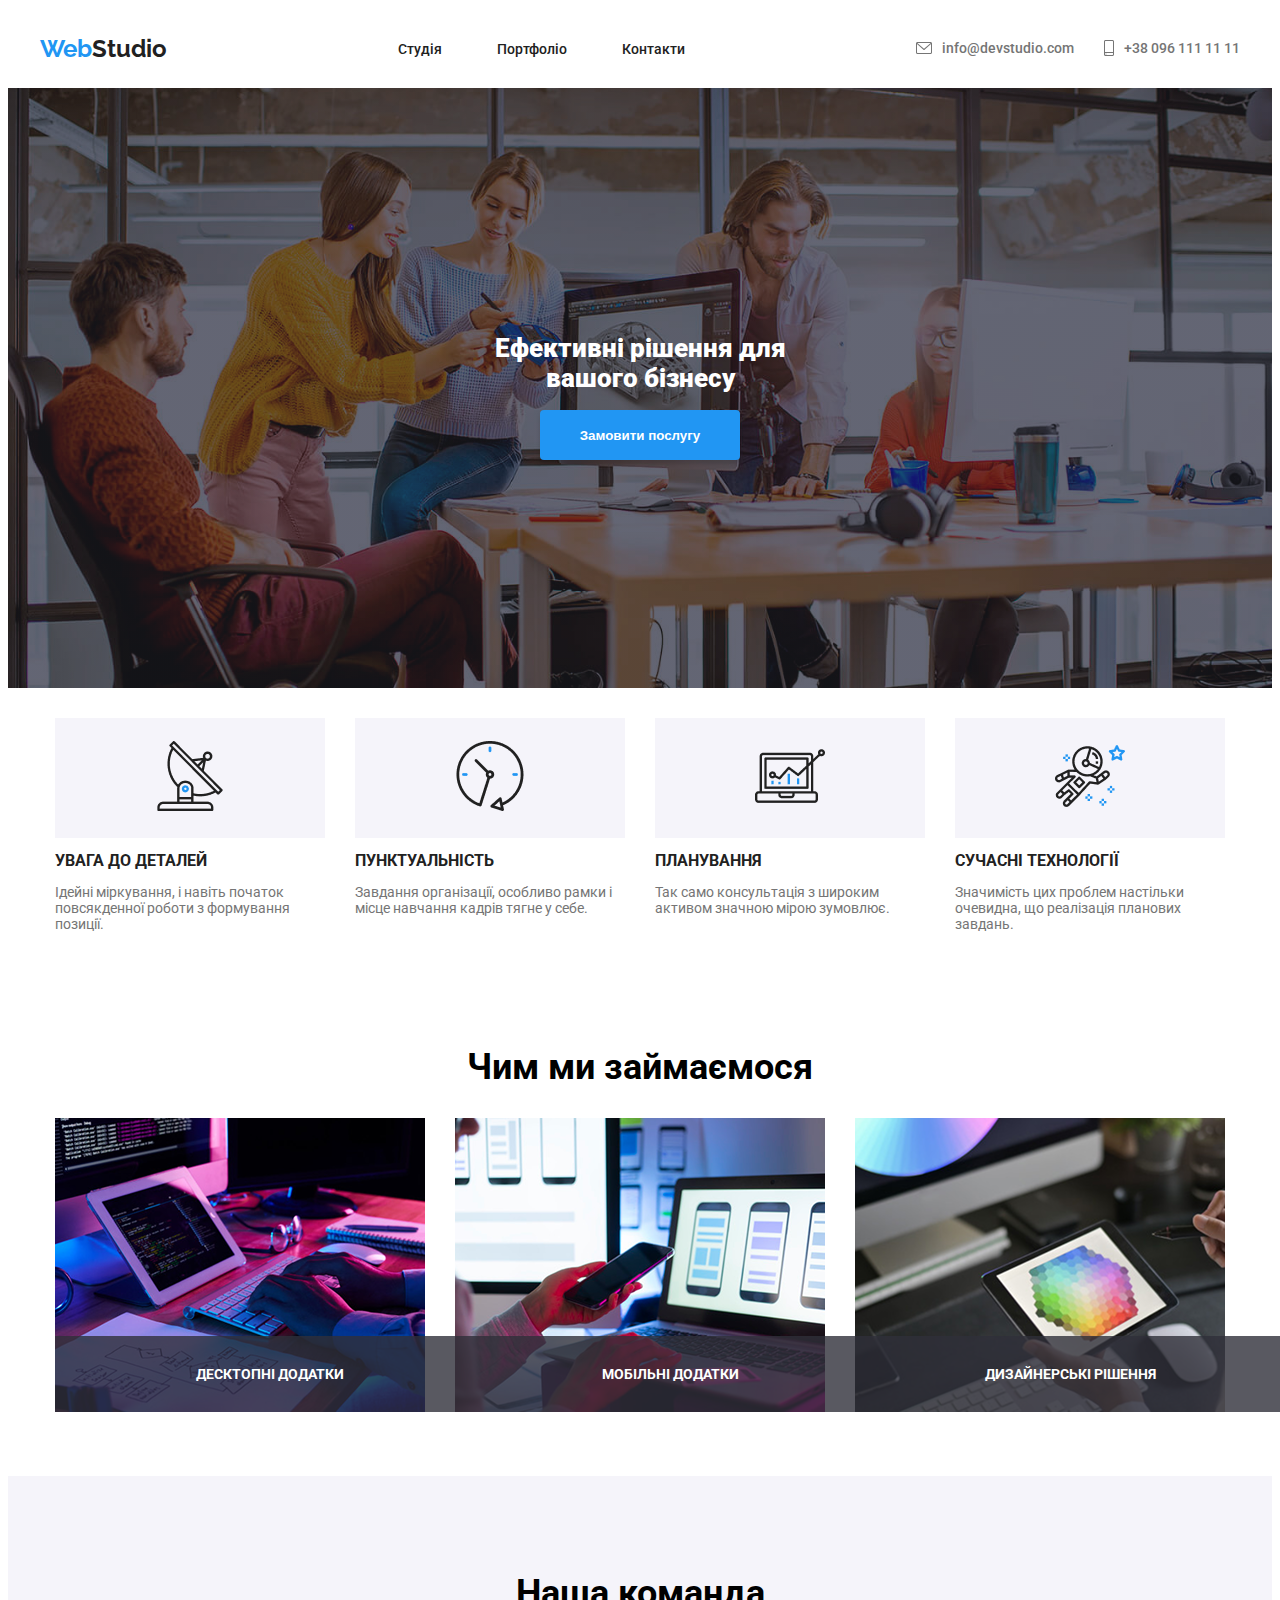
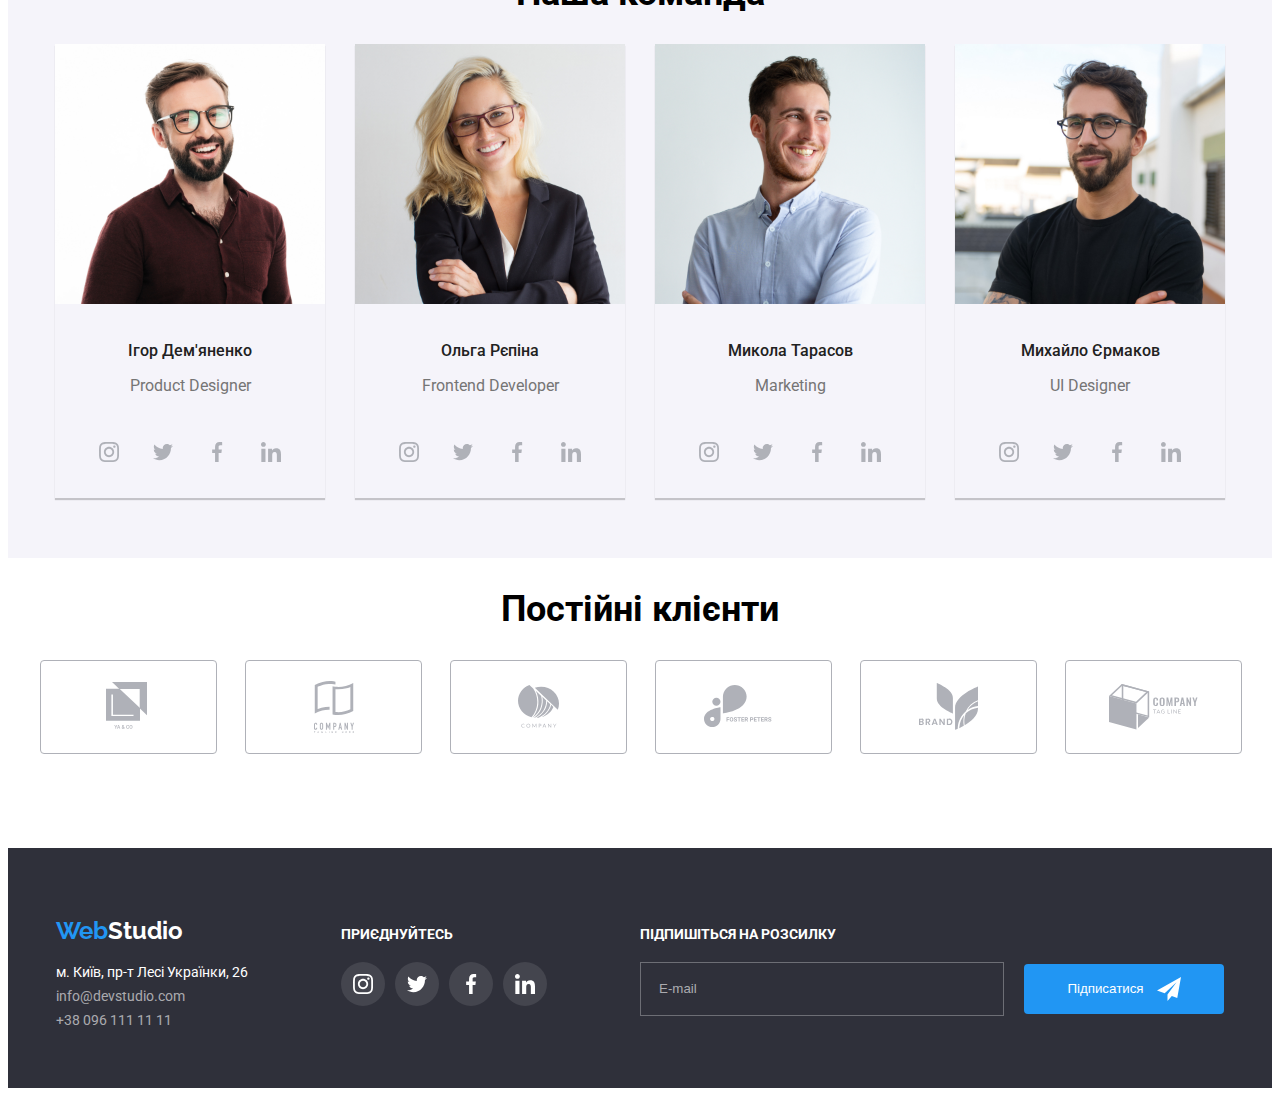
<file: index.html>
<!DOCTYPE html>
<html lang="en">
<head>
    <meta charset="UTF-8">
    <meta name="viewport" content="width=device-width, initial-scale=1.0">
    <title>Studio</title>
    <link rel="stylesheet" href="css/style.css">
    <link href="https://fonts.googleapis.com/css2?family=Roboto:ital,wght@0,100..900;1,100..900&display=swap" rel="stylesheet">
    <link href="https://fonts.googleapis.com/css2?family=Raleway:ital,wght@0,100..900;1,100..900&display=swap" rel="stylesheet">
    <link rel="stylesheet" href="https://cdnjs.cloudflare.com/ajax/libs/modern-normalize/3.0.1/modern-normalize.min.css" integrity="sha512-q6WgHqiHlKyOqslT/lgBgodhd03Wp4BEqKeW6nNtlOY4quzyG3VoQKFrieaCeSnuVseNKRGpGeDU3qPmabCANg==" crossorigin="anonymous" referrerpolicy="no-referrer" />
</head>
<body class="index-page">

    <header class="page-header container">

        <a href="#" class="logo"><span class="logo__label">Web</span>Studio</a>

        <nav class="nav">
            <ul class="nav__list">
                <li class="nav__item"><a href="#" class="nav__link">Студія</a></li>
                <li class="nav__item"><a href="portfolio.html" class="nav__link">Портфоліо</a></li>
                <li class="nav__item"><a href="#" class="nav__link">Контакти</a></li>
            </ul>
        </nav>

        <div class="info">
            <div class="info__item">
                <svg class="info__svg" width="16" height="12"><use href="symbols.svg#email"></use></svg>
                <p class="info__email">info@devstudio.com</p>
            </div>
            <div class="info__item">
                <svg class="info__svg" width="10" height="16"><use href="symbols.svg#phone"></use></svg>
                <p class="info__tel">+38 096 111 11 11</p>
            </div>
        </div>

        <button class="hamburger-btn" id="hamburgerBtn" onclick="openMenu()">
            <svg width="24" height="16">
                <use href="symbols.svg#mobile-menu"></use>
            </svg>
        </button>
        

    </header>
    <div id="mainPage">
    <main>
        <section class="hero">

            <h1 class="hero__title">Ефективні рішення для вашого бізнесу</h1>

            <div class="hero__modal-wrapper">
                <button class="hero__btn btn-open" data-modal-open>Замовити послугу</button>
                <div class="back-drop is-hidden" data-modal>
                    <div class="modal">

                        <button class="modal__close" data-modal-close><svg class="modal__close-svg" width="18" height="18" ><use href="symbols.svg#close"></use></svg></button>

                        <h2 class="modal__title">Залиште свої дані, ми вам передзвонимо</h2>

                        <form class="form">
                            <div class="form__item">
                                <label class="form__label">Ім'я</label>
                                <input type="text" class="form__input">
                                <svg class="form__svg" width="18" height="18"><use href="symbols.svg#user"></use></svg>
                            </div>
                            <div class="form__item">
                                <label class="form__label">Телефон</label>
                                <input type="tel" class="form__input">
                                <svg class="form__svg" width="18" height="18"><use href="symbols.svg#phone"></use></svg>
                            </div>
                            <div class="form__item">
                                <label class="form__label">Пошта</label>
                                <input type="email" class="form__input">
                                <svg class="form__svg" width="18" height="18"><use href="symbols.svg#mail"></use></svg>
                            </div>
                            <div class="form__item">
                                <label class="form__label">Коментар</label>
                                <textarea class="form__input-comment" placeholder="Введіть текст"></textarea>
                            </div>                                                                               
                        </form>

                        <div class="modal__content">
                            <input type="checkbox" class="modal__input-checkbox">
                            <p class="modal__text">Погоджуюся з розсилкою та приймаю <span class="modal__text-wrapper">Умови договору</span></p>
                        </div>
                        
                        <div class="modal__btn-wrapper">
                        <button class="modal__btn">Відправити</button>
                        </div>

                    </div>
                </div>
            </div>
        </section>

        <section class="about container">
            <div class="about__item">
                <h2 class="about__title">УВАГА ДО ДЕТАЛЕЙ</h2>
                <p class="about__text">Ідейні міркування, і навіть початок повсякденної роботи з формування позиції.</p>
            </div>
            <div class="about__item">
                <h2 class="about__title">ПУНКТУАЛЬНІСТЬ</h2>
                <p class="about__text">Завдання організації, особливо рамки і місце навчання кадрів тягне у себе.</p>
            </div>
            <div class="about__item">
                <h2 class="about__title">ПЛАНУВАННЯ</h2>
                <p class="about__text">Так само консультація з широким активом значною мірою зумовлює.</p>
            </div>
            <div class="about__item">
                <h2 class="about__title">СУЧАСНІ ТЕХНОЛОГІЇ</h2>
                <p class="about__text">Значимість цих проблем настільки очевидна, що реалізація планових завдань.</p>
            </div>
        </section>

        <section class="activities container">
            <h2 class="activities__title">Чим ми займаємося</h2>
            <ul class="activities__list">
                <li class="activities__item">
                    <img class="activities__img" srcset=" img/first-activity.png 1x, img/first-activity@2.png 2x" alt="activity">
                    <p class="activities__text">Десктопні додатки</p>
                </li>
                <li class="activities__item">
                    <img class="activities__img" srcset=" img/second-activity.png 1x, img/second-activity@2.png 2x" alt="activity">
                    <p class="activities__text">Мобільні додатки</p>
                </li>
                <li class="activities__item">
                    <img class="activities__img" srcset=" img/third-activity.png 1x, img/third-activity@2.png 2x" alt="activity"> 
                    <p class="activities__text">Дизайнерські рішення</p>
                </li>
            </ul>
        </section>
        
        <section class="team">
            <div class="container">

                <h2 class="team__title">Наша команда</h2>
                
                <div class="team__cards">
                    <div class="team__card">
                        <img srcset="img/Igor-Demyanenko.jpg 1x, img/Igor-Demyanenko@2.jpg 2x" alt="human" class="team__img">
                        <h3 class="team__card-title">Ігор Дем'яненко</h3>
                        <p class="team__card-subtitle">Product Designer</p>
                        <div class="team__social-networks">
                            <div class="team__svg-wrapper"><svg class="team__svg" width="20" height="20"><use href="symbols.svg#instagram"></use></svg></div>
                            <div class="team__svg-wrapper"><svg class="team__svg" width="20" height="20"><use href="symbols.svg#twitter"></use></svg></div>
                            <div class="team__svg-wrapper"><svg class="team__svg" width="20" height="20"><use href="symbols.svg#facebook"></use></svg></div>
                            <div class="team__svg-wrapper"><svg class="team__svg" width="20" height="20"><use href="symbols.svg#in"></use></svg></div>
                        </div>
                    </div>
                    <div class="team__card">
                        <img srcset="img/Olga-Repina.jpg 1x, img/Olga-Repina@2.jpg 2x" alt="human" class="team__img">
                        <h3 class="team__card-title">Ольга Рєпіна</h3>
                        <p class="team__card-subtitle">Frontend Developer</p>
                        <div class="team__social-networks">
                            <div class="team__svg-wrapper"><svg class="team__svg" width="20" height="20"><use href="symbols.svg#instagram"></use></svg></div>
                            <div class="team__svg-wrapper"><svg class="team__svg" width="20" height="20"><use href="symbols.svg#twitter"></use></svg></div>
                            <div class="team__svg-wrapper"><svg class="team__svg" width="20" height="20"><use href="symbols.svg#facebook"></use></svg></div>
                            <div class="team__svg-wrapper"><svg class="team__svg" width="20" height="20"><use href="symbols.svg#in"></use></svg></div>
                        </div>
                    </div>
                    <div class="team__card">
                        <img srcset="img/Mychola-Tarasow.jpg 1x, img/Mychola-Tarasow@2.jpg 2x" alt="human" class="team__img">
                        <h3 class="team__card-title">Микола Тарасов</h3>
                        <p class="team__card-subtitle">Marketing</p>
                        <div class="team__social-networks">
                            <div class="team__svg-wrapper"><svg class="team__svg" width="20" height="20"><use href="symbols.svg#instagram"></use></svg></div>
                            <div class="team__svg-wrapper"><svg class="team__svg" width="20" height="20"><use href="symbols.svg#twitter"></use></svg></div>
                            <div class="team__svg-wrapper"><svg class="team__svg" width="20" height="20"><use href="symbols.svg#facebook"></use></svg></div>
                            <div class="team__svg-wrapper"><svg class="team__svg" width="20" height="20"><use href="symbols.svg#in"></use></svg></div>
                        </div>                       
                    </div>
                    <div class="team__card">
                        <img srcset="img/Michaylo-Ermakow.jpg 1x, img/Michaylo-Ermakow@2.jpg 2x" alt="human" class="team__img">
                        <h3 class="team__card-title">Михайло Єрмаков</h3>
                        <p class="team__card-subtitle">UI Designer</p>
                        <div class="team__social-networks">
                            <div class="team__svg-wrapper"><svg class="team__svg" width="20" height="20"><use href="symbols.svg#instagram"></use></svg></div>
                            <div class="team__svg-wrapper"><svg class="team__svg" width="20" height="20"><use href="symbols.svg#twitter"></use></svg></div>
                            <div class="team__svg-wrapper"><svg class="team__svg" width="20" height="20"><use href="symbols.svg#facebook"></use></svg></div>
                            <div class="team__svg-wrapper"><svg class="team__svg" width="20" height="20"><use href="symbols.svg#in"></use></svg></div>
                        </div>                       
                    </div>
                </div>

                </div>    

            </div>
        </section>

        <section class="clients container">
            <h2 class="clients__title">Постійні клієнти</h2>
            <ul class="clients__list">
                <li class="clients__item">
                    <svg width="45" height="50" class="clients__svg">
                        <use href="symbols.svg#client-logo-first"></use>
                    </svg>
                </li>
                <li class="clients__item">
                    <svg width="40" height="52" class="clients__svg">
                        <use href="symbols.svg#client-logo-second"></use>
                    </svg>
                </li>
                <li class="clients__item">
                    <svg width="41" height="43" class="clients__svg">
                        <use href="symbols.svg#client-logo-third"></use>
                    </svg>
                </li>
                <li class="clients__item">
                    <svg width="80" height="43" class="clients__svg">
                        <use href="symbols.svg#client-logo-fourth"></use>
                    </svg>
                </li>
                <li class="clients__item">
                    <svg width="59" height="47" class="clients__svg">
                        <use href="symbols.svg#client-logo-fifth"></use>
                    </svg>
                </li>
                <li class="clients__item">
                    <svg width="89" height="46" class="clients__svg">
                        <use href="symbols.svg#client-logo-sixth"></use>
                    </svg>
                </li>
            </ul>
        </section>

    </main>

    <footer class="footer">
        <div class="container">
            <div class="footer__wrapper">

            <div class="footer__info">
                <a href="#" class="footer__logo logo"><span class="logo__label">Web</span>Studio</a>

                <span class="footer__address">м. Київ, пр-т Лесі Українки, 26</span>
                <span class="footer__email">info@devstudio.com</span>
                <span class="footer__tel">+38 096 111 11 11</span>
            </div>

        <div class="footer__socials">
            <h3 class="footer__socials-title">приєднуйтесь</h3>
        <div class="footer__socials-content">
            <div class="footer__socials-item"><svg class="footer__socials-svg" width="20" height="20"><use href="symbols.svg#instagram"></use></svg></div>
            <div class="footer__socials-item"><svg class="footer__socials-svg" width="20" height="20"><use href="symbols.svg#twitter"></use></svg></div>
            <div class="footer__socials-item"><svg class="footer__socials-svg" width="20" height="20"><use href="symbols.svg#facebook"></use></svg></div>
            <div class="footer__socials-item"><svg class="footer__socials-svg" width="20" height="20"><use href="symbols.svg#in"></use></svg></div>    
        </div>
        </div>

        <div class="footer__mailing">
            <h3 class="footer__mailing-title">Підпишіться на розсилку</h3>
            <div class="footer__mailing-content">
                <input class="footer__mailing-input" type="email" placeholder="E-mail">
                <button class="footer__mailing-btn">Підписатися
                    <svg class="footer__mailing-svg" width="24" height="24">
                        <use href="symbols.svg#send"></use>
                    </svg>
                </button>
            </div>
        </div>
    </div>
    </div>
    </footer>
    </div>
    <div  class="menu-overlay menu" id="menuOverlay">

        <div class="menu__wrapper"> 

        <button class="menu__btn" onclick="closeMenu()">
            <svg class="menu__svg"  width="19" height="19">
                <use href="symbols.svg#close-menu"></use>
            </svg>
        </button>

        <ul class="menu__list">
            <li class="menu__item"><a class="menu__link menu__active" href="#">Студія</a></li>
            <li class="menu__item"><a class="menu__link" href="portfolio.html">Портфоліо</a></li>
            <li class="menu__item"><a class="menu__link" href="#">Контакти</a></li>
        </ul>  

        </div>

        <div class="menu__wrapper">

        <div class="menu__info">
            <p class="menu__tel">+38 096 111 11 11</p>
            <p class="menu__email">info@devstudio.com</p>
        </div>


        <ul class="menu__socials-list">
            <li class="menu__socials-item"><a href="#" class="menu__socials-link">Instagram</a></li>
            <li class="menu__socials-item"><a href="#" class="menu__socials-link">Twitter</a></li>
            <li class="menu__socials-item"><a href="#" class="menu__socials-link">Facebook</a></li>
            <li class="menu__socials-item"><a href="#" class="menu__socials-link">LinkedIn</a></li>
        </ul>

        </div>

    </div>

    <script  src="script.js"></script>
</body>
</html>
</file>
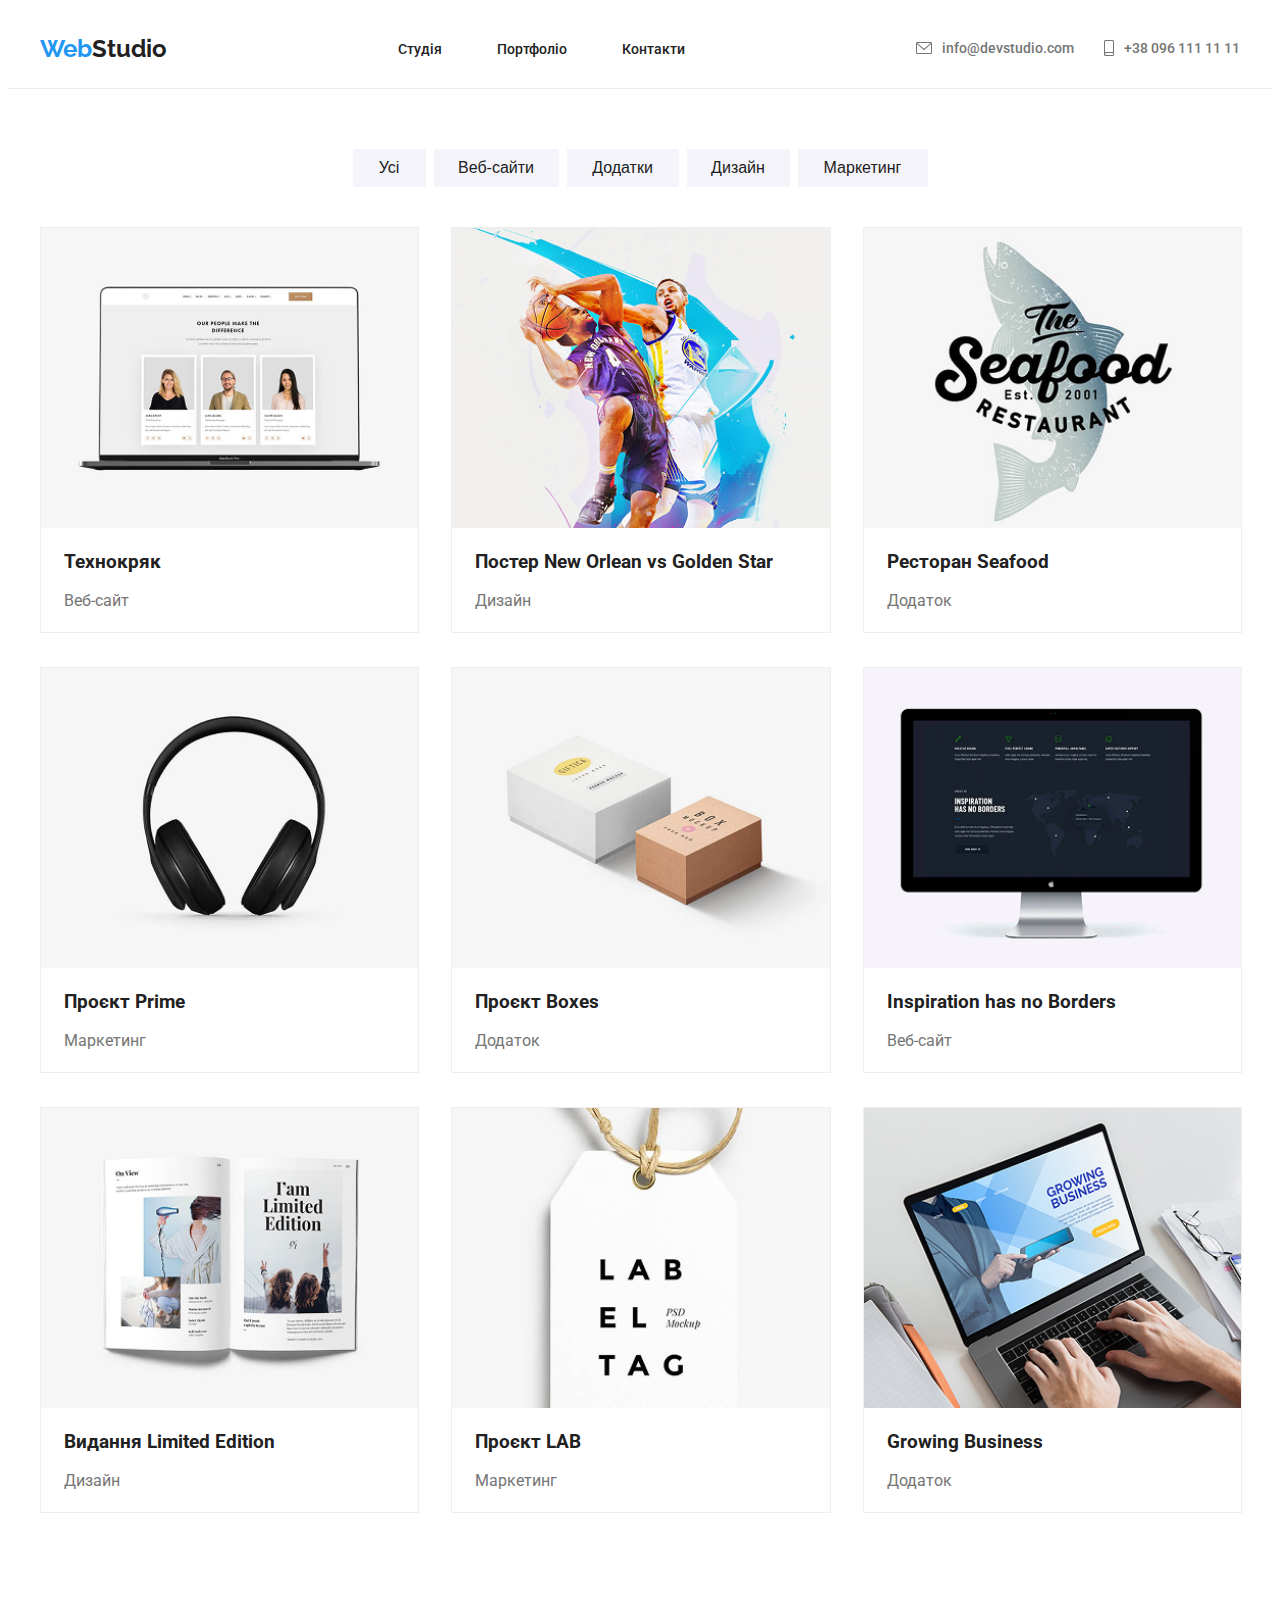
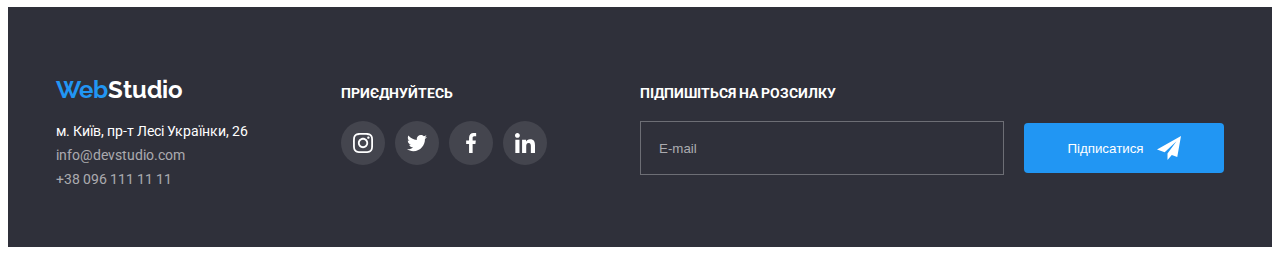
<file: portfolio.html>
<!DOCTYPE html>
<html lang="en">
<head>
    <meta charset="UTF-8">
    <meta name="viewport" content="width=device-width, initial-scale=1.0">
    <title>Portfolio</title>
    <link rel="stylesheet" href="css/style.css">
    <link href="https://fonts.googleapis.com/css2?family=Roboto:ital,wght@0,100..900;1,100..900&display=swap" rel="stylesheet">
    <link href="https://fonts.googleapis.com/css2?family=Raleway:ital,wght@0,100..900;1,100..900&display=swap" rel="stylesheet">
    <link rel="stylesheet" href="https://cdnjs.cloudflare.com/ajax/libs/modern-normalize/3.0.1/modern-normalize.min.css" integrity="sha512-q6WgHqiHlKyOqslT/lgBgodhd03Wp4BEqKeW6nNtlOY4quzyG3VoQKFrieaCeSnuVseNKRGpGeDU3qPmabCANg==" crossorigin="anonymous" referrerpolicy="no-referrer" />
</head>
<body class="portfolio-page">
    <div class="header-wrapper">
    <header class="page-header container">

        <a href="#" class="logo"><span class="logo__label">Web</span>Studio</a>

        <nav class="nav">
            <ul class="nav__list">
                <li class="nav__item"><a href="index.html" class="nav__link">Студія</a></li>
                <li class="nav__item"><a href="#" class="nav__link">Портфоліо</a></li>
                <li class="nav__item"><a href="#" class="nav__link">Контакти</a></li>
            </ul>
        </nav>

        <div class="info">
            <div class="info__item">
                <svg class="info__svg" width="16" height="12"><use href="symbols.svg#email"></use></svg>
                <p class="info__email">info@devstudio.com</p>
            </div>
            <div class="info__item">
                <svg class="info__svg" width="10" height="16"><use href="symbols.svg#phone"></use></svg>
                <p class="info__tel">+38 096 111 11 11</p>
            </div>
        </div>

        <button class="hamburger-btn" id="hamburgerBtn" onclick="openMenu()">
            <svg width="24" height="16">
                <use href="symbols.svg#mobile-menu"></use>
            </svg>
        </button>
        

    </header>
    </div>
    <div id="mainPage">
    <main>

        <div class="btns container">
            
            <button class="btns__btn">Усі</button>
            <button class="btns__btn">Веб-сайти</button>
            <button class="btns__btn">Додатки</button>
            <button class="btns__btn">Дизайн</button>
            <button class="btns__btn">Маркетинг</button>
    
        </div>

        <ul class="grids container">
            <li class="grids__item">
                <div class="grids__overlay">
                
                <picture class="grids__img">
                    <source srcset="img/job-desktop.png 1x, img/job-desktop@2.png 2x" media="(min-width:1024px)">
                    <source  srcset="img/job-tablet.png 1x, img/job-tablet@2.png 2x" media="(min-width:768px)">
                    <img srcset="img/job.png 1x, img/job@2.png 2x" alt="notebook">
                </picture>

                 <div class="grids__wrapper-text">
                    <p class="grids__overlay-text">Ресурс пропонує комплексні пропозиції з різним рівнем функціоналу та сервісів. Все це дозволить відвідувачу отримати вичерпні відомості про компанію чи приватну особу.</p>
                </div>

                </div>

                <h3 class="grids__title">Технокряк</h3>
                <p class="grids__subtitle">Веб-сайт</p>


            </li>
            <li class="grids__item">
                <div class="grids__overlay">
                <picture class="grids__img">
                    <source srcset="img/team-desktop.png 1x, img/team-desktop@2.png 2x" media="(min-width:1024px)">
                    <source srcset="img/team-tablet.png 1x, img/team-tablet@2.png 2x" media="(min-width:768px)">
                    <img srcset="img/team.png 1x, img/team@2.png 2x" alt="team">
                </picture>
    
                <div class="grids__wrapper-text">
                    <p class="grids__overlay-text">Ресурс пропонує комплексні пропозиції з різним рівнем функціоналу та сервісів. Все це дозволить відвідувачу отримати вичерпні відомості про компанію чи приватну особу.</p>
                </div>

                </div>

                <h3 class="grids__title">Постер New Orlean vs Golden Star</h3>
                <p class="grids__subtitle">Дизайн</p>
            </li>
            <li class="grids__item">
                <div class="grids__overlay">

                <picture class="grids__img">
                    <source srcset="img/logo-desktop.png 1x, img/logo-desktop@2.png 2x" media="(min-width:1024px)">
                    <source srcset="img/logo-tablet.png 1x, img/logo-tablet@2.png 2x" media="(min-width:768px)">
                    <img srcset="img/logo.png 1x, img/logo@2.png 2x" alt="logo">
                </picture>

                <div class="grids__wrapper-text">
                    <p class="grids__overlay-text">Ресурс пропонує комплексні пропозиції з різним рівнем функціоналу та сервісів. Все це дозволить відвідувачу отримати вичерпні відомості про компанію чи приватну особу.</p>
                </div>

                </div>

                <h3 class="grids__title">Ресторан Seafood</h3>
                <p class="grids__subtitle">Додаток</p>
            </li>
            <li class="grids__item">
                <div class="grids__overlay">

                <picture class="grids__img">
                    <source srcset="img/headphones-desktop.png 1x, img/headphones-desktop@2.png 2x" media="(min-width:1024px)">
                    <source srcset="img/headphones-tablet.png 1x, img/headphones-tablet@2.png 2x" media="(min-width:768px)">
                    <img srcset="img/headphones.png 1x, img/headphones@2.png 2x" alt="headphones">
                </picture>

                <div class="grids__wrapper-text">
                    <p class="grids__overlay-text">Ресурс пропонує комплексні пропозиції з різним рівнем функціоналу та сервісів. Все це дозволить відвідувачу отримати вичерпні відомості про компанію чи приватну особу.</p>
                </div>

                </div>
                <h3 class="grids__title">Проєкт Prime</h3>
                <p class="grids__subtitle">Маркетинг</p>
            </li>
            <li class="grids__item">
                <div class="grids__overlay">

                <picture class="grids__img">
                    <source srcset="img/blocks-desktop.png 1x, img/blocks-desktop@2.png 2x" media="(min-width:1024px)">
                    <source srcset="img/blocks-tablet.png 1x, img/blocks-tablet@2.png 2x" media="(min-width:768px)">
                    <img srcset="img/blocks.png 1x, img/blocks@2.png 2x" alt="blocks">
                </picture>

                <div class="grids__wrapper-text">
                    <p class="grids__overlay-text">Ресурс пропонує комплексні пропозиції з різним рівнем функціоналу та сервісів. Все це дозволить відвідувачу отримати вичерпні відомості про компанію чи приватну особу.</p>
                </div>

                </div>
                <h3 class="grids__title">Проєкт Boxes</h3>
                <p class="grids__subtitle">Додаток</p>
            </li>
            <li class="grids__item">
                <div class="grids__overlay">

                <picture class="grids__img">
                    <source srcset="img/computer-desktop.png 1x, img/computer-desktop@2.png 2x" media="(min-width:1024px)">
                    <source srcset="img/computer-tablet.png 1x, img/computer-tablet@2.png 2x" media="(min-width:768px)">
                    <img srcset="img/computer.png 1x, img/computer@2.png 2x" alt="computer">
                </picture>

                <div class="grids__wrapper-text">
                    <p class="grids__overlay-text">Ресурс пропонує комплексні пропозиції з різним рівнем функціоналу та сервісів. Все це дозволить відвідувачу отримати вичерпні відомості про компанію чи приватну особу.</p>
                </div>

                </div>
                <h3 class="grids__title">Inspiration has no Borders</h3>
                <p class="grids__subtitle">Веб-сайт</p>
            </li>
            <li class="grids__item">
                <div class="grids__overlay">

                <picture class="grids__img">
                    <source srcset="img/magazine-desktop.png 1x, img/magazine-desktop@2.png 2x" media="(min-width:1024px)">
                    <source srcset="img/magazine-tablet.png 1x, img/magazine-tablet@2.png 2x" media="(min-width:768px)">
                    <img srcset="img/magazine.png 1x, img/magazine@2.png 2x" alt="magazine">
                </picture>

                <div class="grids__wrapper-text">
                    <p class="grids__overlay-text">Ресурс пропонує комплексні пропозиції з різним рівнем функціоналу та сервісів. Все це дозволить відвідувачу отримати вичерпні відомості про компанію чи приватну особу.</p>
                </div>

                </div>
                <h3 class="grids__title">Видання Limited Edition</h3>
                <p class="grids__subtitle">Дизайн</p>
            </li>
            <li class="grids__item">
                <div class="grids__overlay">

                <picture class="grids__img">
                    <source srcset="img/tag-desktop.png 1x, img/tag-desktop@2.png 2x" media="(min-width:1024px)">
                    <source srcset="img/tag-tablet.png 1x, img/tag-tablet@2.png 2x" media="(min-width:768px)">
                    <img srcset="img/tag.png 1x, img/tag@2.png 2x" alt="tag">
                </picture>
                
                <div class="grids__wrapper-text">
                    <p class="grids__overlay-text">Ресурс пропонує комплексні пропозиції з різним рівнем функціоналу та сервісів. Все це дозволить відвідувачу отримати вичерпні відомості про компанію чи приватну особу.</p>
                </div>

                </div>

                <h3 class="grids__title">Проєкт LAB</h3>
                <p class="grids__subtitle">Маркетинг</p>
            </li>
            <li class="grids__item">
                
                <div class="grids__overlay">

                <picture class="grids__img">
                    <source srcset="img/business-desktop.png 1x, img/business-desktop@2.png 2x" media="(min-width:1024px)">
                    <source srcset="img/business-tablet.png 1x, img/business-tablet@2.png 2x" media="(min-width:768px)">
                    <img srcset="img/business.png 1x, img/business@2.png 2x" alt="business">
                </picture>

                <div class="grids__wrapper-text">
                    <p class="grids__overlay-text">Ресурс пропонує комплексні пропозиції з різним рівнем функціоналу та сервісів. Все це дозволить відвідувачу отримати вичерпні відомості про компанію чи приватну особу.</p>
                </div>

                </div>

                <h3 class="grids__title">Growing Business</h3>
                <p class="grids__subtitle">Додаток</p>
            </li>
        </ul>
    </main>

   <footer class="footer">
        <div class="container">
            <div class="footer__wrapper">

            <div class="footer__info">
                <a href="#" class="footer__logo logo"><span class="logo__label">Web</span>Studio</a>

                <span class="footer__address">м. Київ, пр-т Лесі Українки, 26</span>
                <span class="footer__email">info@devstudio.com</span>
                <span class="footer__tel">+38 096 111 11 11</span>
            </div>

        <div class="footer__socials">
            <h3 class="footer__socials-title">приєднуйтесь</h3>
        <div class="footer__socials-content">
            <div class="footer__socials-item"><svg class="footer__socials-svg" width="20" height="20"><use href="symbols.svg#instagram"></use></svg></div>
            <div class="footer__socials-item"><svg class="footer__socials-svg" width="20" height="20"><use href="symbols.svg#twitter"></use></svg></div>
            <div class="footer__socials-item"><svg class="footer__socials-svg" width="20" height="20"><use href="symbols.svg#facebook"></use></svg></div>
            <div class="footer__socials-item"><svg class="footer__socials-svg" width="20" height="20"><use href="symbols.svg#in"></use></svg></div>    
        </div>
        </div>

        <div class="footer__mailing">
            <h3 class="footer__mailing-title">Підпишіться на розсилку</h3>
            <div class="footer__mailing-content">
                <input class="footer__mailing-input" type="email" placeholder="E-mail">
                <button class="footer__mailing-btn">Підписатися
                    <svg class="footer__mailing-svg" width="24" height="24">
                        <use href="symbols.svg#send"></use>
                    </svg>
                </button>
            </div>
        </div>
    </div>
    </div>
    </footer>
    </div>

   <div  class="menu-overlay menu" id="menuOverlay">

        <div class="menu__wrapper"> 

        <button class="menu__btn" onclick="closeMenu()">
            <svg class="menu__svg"  width="19" height="19">
                <use href="symbols.svg#close-menu"></use>
            </svg>
        </button>

        <ul class="menu__list">
            <li class="menu__item"><a class="menu__link" href="index.html">Студія</a></li>
            <li class="menu__item"><a class="menu__link menu__active" href="#">Портфоліо</a></li>
            <li class="menu__item"><a class="menu__link" href="#">Контакти</a></li>
        </ul>  

        </div>

        <div class="menu__wrapper">

        <div class="menu__info">
            <p class="menu__tel">+38 096 111 11 11</p>
            <p class="menu__email">info@devstudio.com</p>
        </div>


        <ul class="menu__socials-list">
            <li class="menu__socials-item"><a href="#" class="menu__socials-link">Instagram</a></li>
            <li class="menu__socials-item"><a href="#" class="menu__socials-link">Twitter</a></li>
            <li class="menu__socials-item"><a href="#" class="menu__socials-link">Facebook</a></li>
            <li class="menu__socials-item"><a href="#" class="menu__socials-link">LinkedIn</a></li>
        </ul>

        </div>

    </div>

    <script src="portfolio.js"></script>
</body>
</html>
</file>
<file: css/style.css>
.index-page .clients__title, .index-page .team__title {
  font-family: Roboto;
  font-weight: 700;
  font-size: 36px;
  text-align: center;
}
.index-page .team__card-subtitle {
  font-family: Roboto;
  font-weight: 400;
  font-size: 16px;
}
.index-page .portfolio-page .footer__mailing-btn, .portfolio-page .index-page .footer__mailing-btn, .index-page .portfolio-page .btns__btn:hover, .portfolio-page .index-page .btns__btn:hover, .index-page .footer__mailing-btn, .index-page .modal__btn, .index-page .hero__btn {
  background-color: #2196F3;
  border-radius: 4px;
  border: none;
  color: #FFFFFF;
}
.index-page .page-header {
  display: flex;
  align-items: center;
  justify-content: space-between;
  position: relative;
  z-index: 10;
  height: 80px;
}
.index-page .logo {
  color: #212121;
  font-family: Raleway;
  font-weight: 700;
  font-size: 24px;
}
.index-page .logo__label {
  color: #2196F3;
}
.index-page .nav__list {
  display: none;
}
.index-page .info {
  display: none;
}
.index-page .menu-overlay {
  display: flex;
  flex-direction: column;
  justify-content: space-between;
  position: absolute;
  top: 0;
  left: 0;
  right: 0;
  bottom: 0;
  background-color: #FFFFFF;
  transform: translateX(-100%);
  transition: transform 0.4s ease-in-out;
  z-index: 100;
  padding: 10px 15px 10px 25px;
  overflow-y: auto;
  gap: 60px;
}
.index-page .menu-overlay.active {
  transform: translateX(0);
}
.index-page .hamburger-btn {
  position: relative;
  width: 40px;
  height: 40px;
  display: flex;
  flex-direction: column;
  align-items: center;
  justify-content: center;
  gap: 4px;
  background-color: transparent;
  border: none;
  padding: 0;
}
.index-page .menu__list {
  display: flex;
  flex-direction: column;
  gap: 46px;
  margin-top: 0;
  padding: 0;
  margin: 0;
}
.index-page .menu__link {
  font-weight: 500;
  font-size: 40px;
  color: #212121;
}
.index-page .menu__link:hover {
  color: #2196F3;
}
.index-page .menu__info {
  padding: 0;
  display: flex;
  flex-direction: column;
  gap: 44px;
  margin: 0;
}
.index-page .menu__tel {
  font-weight: 500;
  font-size: 34px;
  color: #2196F3;
  margin: 0;
  -webkit-text-fill-color: #2196F3;
}
.index-page .menu__email {
  font-weight: 500;
  font-size: 24px;
  color: #757575;
  margin: 0;
}
.index-page .menu__socials-list {
  display: flex;
  flex-wrap: wrap;
  gap: 20px;
  padding: 0;
  margin-top: 60px;
}
.index-page .menu__socials-item {
  position: relative;
}
.index-page .menu__socials-item::after {
  content: "";
  display: inline-block;
  width: 1px;
  height: 22px;
  background-color: rgba(33, 33, 33, 0.2);
  margin-left: 11px;
  position: absolute;
}
.index-page .menu__socials-item:last-child::after {
  content: none;
}
.index-page .menu__socials-link {
  font-weight: 500;
  font-size: 18px;
  color: #2196F3;
}
.index-page .menu__btn {
  background-color: transparent;
  border: none;
  width: 40px;
  height: 40px;
  margin-top: 10px;
  display: block;
  margin-left: auto;
}
.index-page .menu__btn:hover {
  fill: #2196F3;
}
.index-page .menu__active {
  color: #2196F3;
}
@media (min-width: 768px) {
  .index-page .hamburger-btn {
    display: none;
  }
  .index-page .nav__list {
    display: flex;
    gap: 55px;
    padding-left: 0;
  }
  .index-page .nav__link {
    color: #212121;
    font-weight: 500;
    font-size: 14px;
    position: relative;
    transition-duration: 1.5s;
  }
  .index-page .nav__link::after {
    content: "";
    width: 100%;
    height: 4px;
    background-color: #2196F3;
    position: absolute;
    border-radius: 2px;
    display: flex;
    transform: translateY(0);
    transition-duration: 1s;
    opacity: 0;
  }
  .index-page .nav__link:hover::after {
    transform: translateY(27px);
    z-index: 1;
    opacity: 1;
  }
  .index-page .nav__link:hover {
    color: #2196F3;
  }
  .index-page .info {
    display: flex;
    flex-direction: column;
    gap: 15px;
  }
  .index-page .info__svg {
    fill: #757575;
  }
  .index-page .info__item {
    display: flex;
    align-items: center;
    gap: 10px;
  }
  .index-page .info__item:hover .info__svg {
    fill: #2196F3;
  }
  .index-page .info__item:hover p {
    color: #2196F3;
  }
  .index-page .info__email {
    color: #757575;
    font-weight: 500;
    font-size: 14px;
    margin: 0;
  }
  .index-page .info__tel {
    color: #757575;
    font-weight: 500;
    font-size: 14px;
    margin: 0;
    -webkit-text-fill-color: #757575;
  }
}
@media (min-width: 1024px) {
  .index-page .info {
    flex-direction: row;
    gap: 30px;
  }
}
.index-page .clients__title, .index-page .team__title {
  font-family: Roboto;
  font-weight: 700;
  font-size: 36px;
  text-align: center;
}
.index-page .team__card-subtitle {
  font-family: Roboto;
  font-weight: 400;
  font-size: 16px;
}
.index-page .portfolio-page .footer__mailing-btn, .portfolio-page .index-page .footer__mailing-btn, .index-page .portfolio-page .btns__btn:hover, .portfolio-page .index-page .btns__btn:hover, .index-page .footer__mailing-btn, .index-page .modal__btn, .index-page .hero__btn {
  background-color: #2196F3;
  border-radius: 4px;
  border: none;
  color: #FFFFFF;
}
.index-page .hero {
  display: flex;
  flex-direction: column;
  align-items: center;
  justify-content: center;
  background-image: linear-gradient(to right, rgba(47, 48, 58, 0.4), rgba(47, 48, 58, 0.4)), url(../img/bg.jpg);
  background-size: cover;
  background-position: center;
  background-repeat: no-repeat;
  height: 400px;
}
.index-page .hero__title {
  color: #FFFFFF;
  font-weight: 900;
  font-size: 26px;
  max-width: 360px;
  text-align: center;
}
.index-page .hero__btn {
  width: 200px;
  height: 50px;
  box-shadow: 0 4px 4px 0 rgba(0, 0, 0, 0.1490196078);
  font-weight: 700;
}
.index-page .back-drop {
  position: fixed;
  width: 100vw;
  height: 100vh;
  background-color: rgba(0, 0, 0, 0.2);
  top: 50%;
  left: 50%;
  transform: translate(-50%, -50%);
  z-index: 999;
}
.index-page .back-drop:not(.is-hidden) .modal {
  transform: translate(-50%, -50%);
  opacity: 1;
}
.index-page .back-drop .modal.show {
  opacity: 1;
  transform: translateY();
}
.index-page .is-hidden {
  opacity: 0;
  pointer-events: none;
}
.index-page .modal {
  position: fixed;
  top: 50%;
  left: 50%;
  transform: translate(-50%, 50vh);
  max-width: 450px;
  width: 95%;
  height: 609px;
  background-color: white;
  transform: translate(-50%, 100%);
  transition: all ease-in-out 0.5s;
  padding: 5px;
}
.index-page .modal__close {
  background-color: transparent;
  width: 30px;
  height: 30px;
  border-radius: 100px;
  border-color: rgba(0, 0, 0, 0.1);
  display: flex;
  align-items: center;
  justify-content: center;
  margin-left: auto;
}
.index-page .modal__close:hover {
  fill: #2196F3;
}
.index-page .modal__title {
  margin-left: auto;
  margin-right: auto;
  text-align: center;
  color: #212121;
  font-weight: 700;
  font-size: 20px;
  max-width: 370px;
}
.index-page .modal__btn-wrapper {
  display: flex;
  justify-content: center;
  margin-top: 30px;
}
.index-page .modal__btn {
  width: 200px;
  height: 50px;
  box-shadow: 0 2px 1px 0 rgba(0, 0, 0, 0.2);
}
.index-page .modal__content {
  margin-top: 20px;
  display: flex;
  justify-content: center;
  align-items: center;
  gap: 8px;
}
.index-page .modal__text {
  text-align: center;
  font-size: 14px;
  color: #757575;
  margin: 0;
}
.index-page .modal__text-wrapper {
  color: #2196F3;
  border-bottom: solid 1px #2196F3;
}
.index-page .form {
  display: flex;
  flex-direction: column;
  align-items: center;
  gap: 12px;
}
.index-page .form__item {
  display: flex;
  flex-direction: column;
  gap: 6px;
  position: relative;
}
.index-page .form__label {
  font-size: 12px;
  font-weight: 400;
  color: #757575;
}
.index-page .form__input {
  max-width: 370px;
  height: 40px;
  width: 85vw;
  border-radius: 4px;
  border-color: rgba(33, 33, 33, 0.2);
  padding-left: 40px;
}
.index-page .form__input-comment {
  max-width: 370px;
  height: 120px;
  width: 85vw;
  border-radius: 4px;
  border-color: rgba(33, 33, 33, 0.2);
  font-size: 12px;
  font-weight: 400;
  color: #757575;
  padding: 16px 13px;
}
.index-page .form__svg {
  position: absolute;
  top: 32px;
  left: 11px;
}
.index-page .form__input:focus {
  outline: 1px solid #2196F3;
}
.index-page .form__input-comment:focus {
  outline: 1px solid #2196F3;
}
.index-page .form__item:focus-within svg {
  fill: #2196F3;
}
.index-page .about {
  display: grid;
  grid-template-columns: repeat(1, 1fr);
  gap: 30px;
  align-items: baseline;
  justify-content: center;
  margin-top: 60px;
}
.index-page .about__item:nth-child(1)::before {
  content: url(../img/antenna.png);
  display: flex;
  height: 120px;
  background-color: #F5F4FA;
  justify-content: center;
  align-items: center;
  margin-left: auto;
  margin-right: auto;
}
.index-page .about__item:nth-child(2)::before {
  content: url(../img/clock.png);
  display: flex;
  height: 120px;
  background-color: #F5F4FA;
  justify-content: center;
  align-items: center;
  margin-left: auto;
  margin-right: auto;
}
.index-page .about__item:nth-child(3)::before {
  content: url(../img/diagram.png);
  display: flex;
  height: 120px;
  background-color: #F5F4FA;
  justify-content: center;
  align-items: center;
  margin-left: auto;
  margin-right: auto;
}
.index-page .about__item:nth-child(4)::before {
  content: url(../img/astronaut.png);
  display: flex;
  height: 120px;
  background-color: #F5F4FA;
  justify-content: center;
  align-items: center;
  margin-left: auto;
  margin-right: auto;
}
.index-page .about__title {
  color: #212121;
  font-size: 16px;
  font-weight: 700;
  text-align: center;
}
.index-page .about__text {
  color: #757575;
  font-size: 14px;
  font-weight: 400;
  display: block;
  max-width: 450px;
}
.index-page .activities {
  display: none;
}
.index-page .team {
  background-color: #F5F4FA;
  padding-bottom: 60px;
  padding-top: 66px;
  margin-top: 60px;
}
.index-page .team__img {
  width: 100%;
  height: auto;
  margin-bottom: 33px;
}
.index-page .team__card {
  width: 100%;
  box-shadow: 0 2px 1px 0 rgba(0, 0, 0, 0.2);
}
.index-page .team__card-title {
  font-weight: 500;
  font-size: 16px;
  color: #212121;
  text-align: center;
  margin-top: 0;
}
.index-page .team__card-subtitle {
  color: #757575;
  text-align: center;
  margin-bottom: 35px;
}
.index-page .team__cards {
  display: grid;
  grid-template-columns: repeat(1, 1fr);
  align-items: center;
  justify-content: center;
  gap: 30px;
}
.index-page .team__social-networks {
  display: flex;
  justify-content: center;
  gap: 10px;
  margin-bottom: 24px;
}
.index-page .team__svg-wrapper {
  width: 44px;
  height: 44px;
  border: none;
  border-radius: 100px;
  display: flex;
  justify-content: center;
  align-items: center;
  position: relative;
  overflow: hidden;
}
.index-page .team__svg-wrapper:hover {
  background-color: #2196F3;
}
.index-page .team__svg-wrapper:hover .team__svg {
  fill: #FFFFFF;
}
.index-page .team__svg-wrapper:hover::after {
  content: "";
  width: 100px;
  height: 20px;
  background: #2196F3;
  background: linear-gradient(0deg, rgba(33, 150, 243, 0) 0%, rgb(135, 195, 255) 50%, rgba(33, 150, 243, 0) 100%);
  position: absolute;
  animation-name: shine;
  animation-duration: 1s;
  animation-timing-function: linear;
  animation-iteration-count: infinite;
  right: 40px;
}
.index-page .team__svg {
  fill: #AFB1B8;
  position: relative;
  z-index: 2;
}
@keyframes shine {
  0% {
    transform: translateX(0) rotate(-40deg);
  }
  100% {
    transform: translateX(100px) rotate(-40deg);
  }
}
.index-page .clients__list {
  display: grid;
  grid-template-columns: repeat(2, 1fr);
  justify-content: center;
  align-items: center;
  gap: 15px;
  padding-left: 0px;
  margin-bottom: 94px;
}
.index-page .clients__item {
  width: 100%;
  min-height: 92px;
  height: auto;
  border: 1px solid #AFB1B8;
  border-radius: 4px;
  display: flex;
  justify-content: center;
  align-items: center;
}
.index-page .clients__item:hover {
  border: 1px solid #2196F3;
}
.index-page .clients__item:hover .clients__svg {
  fill: #2196F3;
  transform: scale(1.2);
}
.index-page .clients__svg {
  fill: #AFB1B8;
  transition: 0.5s;
}
@media (max-width: 420px) {
  .index-page .modal__content {
    flex-direction: column-reverse;
  }
  .index-page .modal__btn-wrapper {
    margin-top: 10px;
  }
}
@media (min-width: 576px) {
  .index-page .clients__list {
    display: grid;
    grid-template-columns: 210px 210px;
  }
  .index-page .clients__item {
    width: 100%;
  }
  .index-page .about {
    grid-template-columns: repeat(2, 1fr);
    margin-top: 30px;
  }
  .index-page .about__item::before {
    width: 100%;
  }
  .index-page .about__text {
    max-width: 354px;
  }
  .index-page .team__cards {
    grid-template-columns: repeat(2, 1fr);
  }
  .index-page .clients__list {
    grid-template-columns: repeat(3, 1fr);
  }
}
@media (min-width: 768px) {
  .index-page .hero {
    height: 400px;
    background-position: 50% 40%;
  }
  .index-page .clients__list {
    gap: 30px;
  }
}
@media (min-width: 1024px) {
  .index-page .hero {
    height: 600px;
    background-position: 50% 40%;
  }
  .index-page .modal {
    min-width: 528px;
    min-height: 581px;
  }
  .index-page .modal__title {
    max-width: none;
  }
  .index-page .modal__content {
    margin-top: 25px;
  }
  .index-page .form__input {
    min-width: 448px;
  }
  .index-page .form__input-comment {
    min-width: 448px;
  }
  .index-page .content {
    margin-top: 25px;
  }
  .index-page .about {
    align-items: baseline;
    justify-content: center;
    grid-template-columns: repeat(3, 1fr);
  }
  .index-page .about__item {
    width: 100%;
    height: auto;
  }
  .index-page .about__item::before {
    width: 100%;
  }
  .index-page .about__text {
    max-width: 270px;
    text-align: start;
  }
  .index-page .about__title {
    text-align: start;
  }
  .index-page .activities {
    display: block;
    margin-top: 100px;
  }
  .index-page .activities__title {
    font-weight: 700;
    font-size: 36px;
    text-align: center;
    margin-top: 0;
  }
  .index-page .activities__list {
    display: flex;
    gap: 30px;
    justify-content: center;
    padding-left: 0;
  }
  .index-page .activities__img {
    width: 100%;
    height: auto;
  }
  .index-page .activities__item {
    position: relative;
  }
  .index-page .activities__text {
    position: absolute;
    background-color: rgba(47, 48, 58, 0.8);
    width: 100%;
    text-align: center;
    padding: 30px;
    margin-top: 0;
    bottom: -10px;
    text-transform: uppercase;
    font-weight: 700;
    font-size: 14px;
    color: #FFFFFF;
  }
  .index-page .team__cards {
    grid-template-columns: repeat(3, 1fr);
  }
  .index-page .clients__list {
    grid-template-columns: repeat(6, 1fr);
  }
}
@media (min-width: 1200px) {
  .index-page .about {
    grid-template-columns: repeat(4, 270px);
  }
  .index-page .team__cards {
    grid-template-columns: repeat(4, 270px);
  }
}
.index-page .team__title, .index-page .clients__title {
  font-family: Roboto;
  font-weight: 700;
  font-size: 36px;
  text-align: center;
}
.index-page .team__card-subtitle {
  font-family: Roboto;
  font-weight: 400;
  font-size: 16px;
}
.index-page .portfolio-page .footer__mailing-btn, .portfolio-page .index-page .footer__mailing-btn, .index-page .portfolio-page .btns__btn:hover, .portfolio-page .index-page .btns__btn:hover, .index-page .footer__mailing-btn, .index-page .hero__btn, .index-page .modal__btn {
  background-color: #2196F3;
  border-radius: 4px;
  border: none;
  color: #FFFFFF;
}
.index-page .footer {
  background-color: #2F303A;
  padding-top: 64px;
  padding-bottom: 60px;
}
.index-page .footer__wrapper {
  display: flex;
  flex-direction: column;
  justify-content: center;
  align-items: center;
  gap: 63px;
}
.index-page .footer__logo {
  color: #FFFFFF;
  margin-bottom: 19px;
}
.index-page .footer__info {
  display: flex;
  flex-direction: column;
  align-items: center;
  justify-content: center;
}
.index-page .footer__address {
  font-weight: 400;
  font-size: 14px;
  color: #FFFFFF;
  margin-bottom: 8px;
}
.index-page .footer__email {
  font-weight: 400;
  font-size: 14px;
  color: rgba(255, 255, 255, 0.6);
  margin-bottom: 8px;
}
.index-page .footer__tel {
  font-weight: 400;
  font-size: 14px;
  color: rgba(255, 255, 255, 0.6);
}
.index-page .footer__socials {
  display: flex;
  flex-direction: column;
  align-items: center;
  justify-content: center;
  gap: 20px;
}
.index-page .footer__socials-title {
  font-weight: 700;
  font-size: 14px;
  color: #FFFFFF;
  text-transform: uppercase;
  margin-bottom: 0;
}
.index-page .footer__socials-content {
  display: flex;
  gap: 10px;
}
.index-page .footer__socials-svg {
  fill: #FFFFFF;
  z-index: 2;
}
.index-page .footer__socials-item {
  width: 44px;
  height: 44px;
  border: none;
  border-radius: 100px;
  background-color: rgba(255, 255, 255, 0.1);
  display: flex;
  justify-content: center;
  align-items: center;
  position: relative;
  overflow: hidden;
}
.index-page .footer__socials-item:hover {
  background-color: #2196F3;
}
.index-page .footer__socials-item:hover .team__svg {
  fill: #FFFFFF;
}
.index-page .footer__socials-item:hover::after {
  content: "";
  width: 100px;
  height: 20px;
  background: #2196F3;
  background: linear-gradient(0deg, rgba(33, 150, 243, 0) 0%, rgb(135, 195, 255) 50%, rgba(33, 150, 243, 0) 100%);
  position: absolute;
  transform: rotate(-40deg);
  animation-name: line;
  z-index: 0;
  transition-duration: 1s;
  position: absolute;
  animation-name: shine;
  animation-duration: 1s;
  animation-timing-function: linear;
  animation-iteration-count: infinite;
  right: 40px;
}
.index-page .footer__mailing {
  display: flex;
  flex-direction: column;
  align-items: center;
  justify-content: center;
  gap: 20px;
}
.index-page .footer__mailing-title {
  font-weight: 700;
  font-size: 14px;
  color: #FFFFFF;
  text-transform: uppercase;
  margin-bottom: 0;
}
.index-page .footer__mailing-content {
  display: flex;
  flex-direction: column;
  align-items: center;
  gap: 20px;
}
.index-page .footer__mailing-input {
  max-width: 450px;
  width: 95vw;
  height: 50px;
  display: flex;
  background-color: transparent;
  border: 1px solid rgba(255, 255, 255, 0.3);
}
.index-page .footer__mailing-input::-moz-placeholder {
  color: rgba(255, 255, 255, 0.6);
  padding-left: 16px;
}
.index-page .footer__mailing-input::placeholder {
  color: rgba(255, 255, 255, 0.6);
  padding-left: 16px;
}
.index-page .footer__mailing-btn {
  width: 200px;
  height: 50px;
  border: none;
  display: flex;
  justify-content: center;
  align-items: center;
  gap: 13px;
}
@keyframes shine {
  0% {
    transform: translateX(0) rotate(-40deg);
  }
  100% {
    transform: translateX(100px) rotate(-40deg);
  }
}
@media (min-width: 567px) {
  .index-page .footer__wrapper {
    flex-direction: row;
    flex-wrap: wrap;
    -moz-column-gap: 178px;
         column-gap: 178px;
    align-items: baseline;
  }
}
@media (min-width: 1200px) {
  .index-page .footer__wrapper {
    flex-wrap: nowrap;
    gap: 93px;
  }
  .index-page .footer__info {
    align-items: start;
  }
  .index-page .footer__socials {
    align-items: start;
  }
  .index-page .footer__mailing {
    align-items: start;
  }
  .index-page .footer__mailing-content {
    flex-direction: row;
    gap: 20px;
  }
  .index-page .footer__mailing-input {
    max-width: 358px;
  }
}

.portfolio-page .index-page .team__title, .index-page .portfolio-page .team__title, .portfolio-page .index-page .clients__title, .index-page .portfolio-page .clients__title {
  font-family: Roboto;
  font-weight: 700;
  font-size: 36px;
  text-align: center;
}
.portfolio-page .index-page .team__card-subtitle, .index-page .portfolio-page .team__card-subtitle {
  font-family: Roboto;
  font-weight: 400;
  font-size: 16px;
}
.portfolio-page .footer__mailing-btn, .portfolio-page .btns__btn:hover, .portfolio-page .index-page .hero__btn, .index-page .portfolio-page .hero__btn, .portfolio-page .index-page .modal__btn, .index-page .portfolio-page .modal__btn, .portfolio-page .index-page .footer__mailing-btn, .index-page .portfolio-page .footer__mailing-btn {
  background-color: #2196F3;
  border-radius: 4px;
  border: none;
  color: #FFFFFF;
}
.portfolio-page .header-wrapper {
  border-bottom: 1px solid #ECECEC;
}
.portfolio-page .page-header {
  display: flex;
  align-items: center;
  justify-content: space-between;
  position: relative;
  z-index: 10;
  height: 80px;
}
.portfolio-page .logo {
  color: #212121;
  font-family: Raleway;
  font-weight: 700;
  font-size: 24px;
}
.portfolio-page .logo__label {
  color: #2196F3;
}
.portfolio-page .nav__list {
  display: none;
}
.portfolio-page .info {
  display: none;
}
.portfolio-page .menu-overlay {
  display: flex;
  flex-direction: column;
  justify-content: space-between;
  position: absolute;
  top: 0;
  left: 0;
  right: 0;
  bottom: 0;
  background-color: #FFFFFF;
  transform: translateX(-100%);
  transition: transform 0.4s ease-in-out;
  z-index: 100;
  padding: 10px 15px 10px 25px;
  overflow-y: auto;
  gap: 60px;
}
.portfolio-page .menu-overlay.active {
  transform: translateX(0);
}
.portfolio-page .hamburger-btn {
  position: relative;
  width: 40px;
  height: 40px;
  display: flex;
  flex-direction: column;
  align-items: center;
  justify-content: center;
  gap: 4px;
  background-color: transparent;
  border: none;
  padding: 0;
}
.portfolio-page .menu__list {
  display: flex;
  flex-direction: column;
  gap: 46px;
  margin-top: 0;
  padding: 0;
  margin: 0;
}
.portfolio-page .menu__link {
  font-weight: 500;
  font-size: 40px;
  color: #212121;
}
.portfolio-page .menu__link:hover {
  color: #2196F3;
}
.portfolio-page .menu__info {
  padding: 0;
  display: flex;
  flex-direction: column;
  gap: 44px;
  margin: 0;
}
.portfolio-page .menu__tel {
  font-weight: 500;
  font-size: 34px;
  color: #2196F3;
  margin: 0;
  -webkit-text-fill-color: #2196F3;
}
.portfolio-page .menu__email {
  font-weight: 500;
  font-size: 24px;
  color: #757575;
  margin: 0;
}
.portfolio-page .menu__socials-list {
  display: flex;
  flex-wrap: wrap;
  gap: 20px;
  padding: 0;
  margin-top: 60px;
}
.portfolio-page .menu__socials-item {
  position: relative;
}
.portfolio-page .menu__socials-item::after {
  content: "";
  display: inline-block;
  width: 1px;
  height: 22px;
  background-color: rgba(33, 33, 33, 0.2);
  margin-left: 11px;
  position: absolute;
}
.portfolio-page .menu__socials-item:last-child::after {
  content: none;
}
.portfolio-page .menu__socials-link {
  font-weight: 500;
  font-size: 18px;
  color: #2196F3;
}
.portfolio-page .menu__btn {
  background-color: transparent;
  border: none;
  width: 40px;
  height: 40px;
  margin-top: 10px;
  display: block;
  margin-left: auto;
}
.portfolio-page .menu__btn:hover {
  fill: #2196F3;
}
.portfolio-page .menu__active {
  color: #2196F3;
}
@media (min-width: 768px) {
  .portfolio-page .hamburger-btn {
    display: none;
  }
  .portfolio-page .nav__list {
    display: flex;
    gap: 55px;
    padding-left: 0;
  }
  .portfolio-page .nav__link {
    color: #212121;
    font-weight: 500;
    font-size: 14px;
    position: relative;
    transition-duration: 1.5s;
  }
  .portfolio-page .nav__link::after {
    content: "";
    width: 100%;
    height: 4px;
    background-color: #2196F3;
    position: absolute;
    border-radius: 2px;
    display: flex;
    transform: translateY(0);
    transition-duration: 1s;
    opacity: 0;
  }
  .portfolio-page .nav__link:hover::after {
    transform: translateY(27px);
    z-index: 1;
    opacity: 1;
  }
  .portfolio-page .nav__link:hover {
    color: #2196F3;
  }
  .portfolio-page .info {
    display: flex;
    flex-direction: column;
    gap: 15px;
  }
  .portfolio-page .info__svg {
    fill: #757575;
  }
  .portfolio-page .info__item {
    display: flex;
    align-items: center;
    gap: 10px;
  }
  .portfolio-page .info__item:hover .info__svg {
    fill: #2196F3;
  }
  .portfolio-page .info__item:hover p {
    color: #2196F3;
  }
  .portfolio-page .info__email {
    color: #757575;
    font-weight: 500;
    font-size: 14px;
    margin: 0;
  }
  .portfolio-page .info__tel {
    color: #757575;
    font-weight: 500;
    font-size: 14px;
    margin: 0;
    -webkit-text-fill-color: #757575;
  }
}
@media (min-width: 1024px) {
  .portfolio-page .info {
    flex-direction: row;
    gap: 30px;
  }
}
.portfolio-page .index-page .team__title, .index-page .portfolio-page .team__title, .portfolio-page .index-page .clients__title, .index-page .portfolio-page .clients__title {
  font-family: Roboto;
  font-weight: 700;
  font-size: 36px;
  text-align: center;
}
.portfolio-page .index-page .team__card-subtitle, .index-page .portfolio-page .team__card-subtitle {
  font-family: Roboto;
  font-weight: 400;
  font-size: 16px;
}
.portfolio-page .footer__mailing-btn, .portfolio-page .btns__btn:hover, .portfolio-page .index-page .hero__btn, .index-page .portfolio-page .hero__btn, .portfolio-page .index-page .modal__btn, .index-page .portfolio-page .modal__btn, .portfolio-page .index-page .footer__mailing-btn, .index-page .portfolio-page .footer__mailing-btn {
  background-color: #2196F3;
  border-radius: 4px;
  border: none;
  color: #FFFFFF;
}
.portfolio-page .btns {
  display: flex;
  justify-content: start;
  flex-wrap: wrap;
  gap: 8px;
  margin-top: 60px;
  margin-bottom: 40px;
}
.portfolio-page .btns__btn {
  height: 38px;
  border: none;
  background-color: #F5F4FA;
  color: #212121;
  font-weight: 500;
  font-size: 16px;
  transition-duration: 0.5s;
}
.portfolio-page .btns__btn:nth-child(1) {
  width: 73px;
}
.portfolio-page .btns__btn:nth-child(2) {
  width: 125px;
}
.portfolio-page .btns__btn:nth-child(3) {
  width: 112px;
}
.portfolio-page .btns__btn:nth-child(4) {
  width: 103px;
}
.portfolio-page .btns__btn:nth-child(5) {
  width: 130px;
}
.portfolio-page .grids {
  display: grid;
  grid-template-columns: repeat(1, 1fr);
  gap: 34px;
  margin-bottom: 94px;
}
.portfolio-page .grids__item {
  border: 1px solid #EEEEEE;
  max-width: 575px;
  width: 100%;
  margin-left: auto;
  margin-right: auto;
}
.portfolio-page .grids__item:hover {
  box-shadow: 1px 4px 6px 0 rgba(0, 0, 0, 0.16);
}
.portfolio-page .grids__item:hover .grids__wrapper-text {
  transform: translateY(-100%);
}
.portfolio-page .grids__img img {
  width: 100%;
  height: auto;
}
.portfolio-page .grids__title {
  padding-left: 23px;
  color: #212121;
  font-weight: 700;
}
.portfolio-page .grids__subtitle {
  padding-left: 23px;
  font-size: 16px;
  color: #757575;
  font-weight: 400;
  margin-bottom: 30px;
}
.portfolio-page .grids__overlay {
  overflow: hidden;
  position: relative;
}
.portfolio-page .grids__wrapper-text {
  transform: translateY(0);
  transition-duration: 0.5s;
  position: absolute;
  display: flex;
  justify-content: center;
  align-items: center;
  width: 100%;
  height: 100%;
  background-color: rgba(33, 150, 243, 0.9);
  padding: 10px;
}
.portfolio-page .grids__overlay-text {
  text-align: start;
  font-size: 18px;
  font-weight: 400;
  color: #FFFFFF;
  max-width: 402px;
  padding: 10px;
  line-height: 28px;
}
@media (min-width: 605px) {
  .portfolio-page .btns {
    justify-content: center;
  }
}
@media (min-width: 768px) {
  .portfolio-page .grids {
    grid-template-columns: repeat(2, 1fr);
  }
  .portfolio-page .grids__overlay-text {
    max-width: 306px;
  }
  .portfolio-page .grids__overlay-text {
    position: relative;
    bottom: 10px;
  }
}
@media (min-width: 1024px) {
  .portfolio-page .grids {
    grid-template-columns: repeat(3, 1fr);
  }
  .portfolio-page .grids__item {
    max-height: 404px;
  }
  .portfolio-page .grids__text {
    margin-bottom: 0;
  }
  .portfolio-page .grids__overlay-text {
    max-width: 322px;
    position: static;
  }
}
.portfolio-page .index-page .team__title, .index-page .portfolio-page .team__title, .portfolio-page .index-page .clients__title, .index-page .portfolio-page .clients__title {
  font-family: Roboto;
  font-weight: 700;
  font-size: 36px;
  text-align: center;
}
.portfolio-page .index-page .team__card-subtitle, .index-page .portfolio-page .team__card-subtitle {
  font-family: Roboto;
  font-weight: 400;
  font-size: 16px;
}
.portfolio-page .footer__mailing-btn, .portfolio-page .index-page .hero__btn, .index-page .portfolio-page .hero__btn, .portfolio-page .index-page .modal__btn, .index-page .portfolio-page .modal__btn, .portfolio-page .index-page .footer__mailing-btn, .index-page .portfolio-page .footer__mailing-btn, .portfolio-page .btns__btn:hover {
  background-color: #2196F3;
  border-radius: 4px;
  border: none;
  color: #FFFFFF;
}
.portfolio-page .footer {
  background-color: #2F303A;
  padding-top: 64px;
  padding-bottom: 60px;
}
.portfolio-page .footer__wrapper {
  display: flex;
  flex-direction: column;
  justify-content: center;
  align-items: center;
  gap: 63px;
}
.portfolio-page .footer__logo {
  color: #FFFFFF;
  margin-bottom: 19px;
}
.portfolio-page .footer__info {
  display: flex;
  flex-direction: column;
  align-items: center;
  justify-content: center;
}
.portfolio-page .footer__address {
  font-weight: 400;
  font-size: 14px;
  color: #FFFFFF;
  margin-bottom: 8px;
}
.portfolio-page .footer__email {
  font-weight: 400;
  font-size: 14px;
  color: rgba(255, 255, 255, 0.6);
  margin-bottom: 8px;
}
.portfolio-page .footer__tel {
  font-weight: 400;
  font-size: 14px;
  color: rgba(255, 255, 255, 0.6);
}
.portfolio-page .footer__socials {
  display: flex;
  flex-direction: column;
  align-items: center;
  justify-content: center;
  gap: 20px;
}
.portfolio-page .footer__socials-title {
  font-weight: 700;
  font-size: 14px;
  color: #FFFFFF;
  text-transform: uppercase;
  margin-bottom: 0;
}
.portfolio-page .footer__socials-content {
  display: flex;
  gap: 10px;
}
.portfolio-page .footer__socials-svg {
  fill: #FFFFFF;
  z-index: 2;
}
.portfolio-page .footer__socials-item {
  width: 44px;
  height: 44px;
  border: none;
  border-radius: 100px;
  background-color: rgba(255, 255, 255, 0.1);
  display: flex;
  justify-content: center;
  align-items: center;
  position: relative;
  overflow: hidden;
}
.portfolio-page .footer__socials-item:hover {
  background-color: #2196F3;
}
.portfolio-page .footer__socials-item:hover .team__svg {
  fill: #FFFFFF;
}
.portfolio-page .footer__socials-item:hover::after {
  content: "";
  width: 100px;
  height: 20px;
  background: #2196F3;
  background: linear-gradient(0deg, rgba(33, 150, 243, 0) 0%, rgb(135, 195, 255) 50%, rgba(33, 150, 243, 0) 100%);
  position: absolute;
  transform: rotate(-40deg);
  animation-name: line;
  z-index: 0;
  transition-duration: 1s;
  position: absolute;
  animation-name: shine;
  animation-duration: 1s;
  animation-timing-function: linear;
  animation-iteration-count: infinite;
  right: 40px;
}
.portfolio-page .footer__mailing {
  display: flex;
  flex-direction: column;
  align-items: center;
  justify-content: center;
  gap: 20px;
}
.portfolio-page .footer__mailing-title {
  font-weight: 700;
  font-size: 14px;
  color: #FFFFFF;
  text-transform: uppercase;
  margin-bottom: 0;
}
.portfolio-page .footer__mailing-content {
  display: flex;
  flex-direction: column;
  align-items: center;
  gap: 20px;
}
.portfolio-page .footer__mailing-input {
  max-width: 450px;
  width: 95vw;
  height: 50px;
  display: flex;
  background-color: transparent;
  border: 1px solid rgba(255, 255, 255, 0.3);
}
.portfolio-page .footer__mailing-input::-moz-placeholder {
  color: rgba(255, 255, 255, 0.6);
  padding-left: 16px;
}
.portfolio-page .footer__mailing-input::placeholder {
  color: rgba(255, 255, 255, 0.6);
  padding-left: 16px;
}
.portfolio-page .footer__mailing-btn {
  width: 200px;
  height: 50px;
  border: none;
  display: flex;
  justify-content: center;
  align-items: center;
  gap: 13px;
}
@keyframes shine {
  0% {
    transform: translateX(0) rotate(-40deg);
  }
  100% {
    transform: translateX(100px) rotate(-40deg);
  }
}
@media (min-width: 567px) {
  .portfolio-page .footer__wrapper {
    flex-direction: row;
    flex-wrap: wrap;
    -moz-column-gap: 178px;
         column-gap: 178px;
    align-items: baseline;
  }
}
@media (min-width: 1200px) {
  .portfolio-page .footer__wrapper {
    flex-wrap: nowrap;
    gap: 93px;
  }
  .portfolio-page .footer__info {
    align-items: start;
  }
  .portfolio-page .footer__socials {
    align-items: start;
  }
  .portfolio-page .footer__mailing {
    align-items: start;
  }
  .portfolio-page .footer__mailing-content {
    flex-direction: row;
    gap: 20px;
  }
  .portfolio-page .footer__mailing-input {
    max-width: 358px;
  }
}

.container {
  padding: 0 15px;
  margin-left: auto;
  margin-right: auto;
  max-width: 768px;
}

@media (min-width: 768px) {
  .container {
    max-width: 1024px;
  }
}
@media (min-width: 1024px) {
  .container {
    max-width: 1200px;
  }
}
body {
  font-family: Roboto;
}

a {
  text-decoration: none;
}

li {
  list-style: none;
}/*# sourceMappingURL=style.css.map */
</file>
